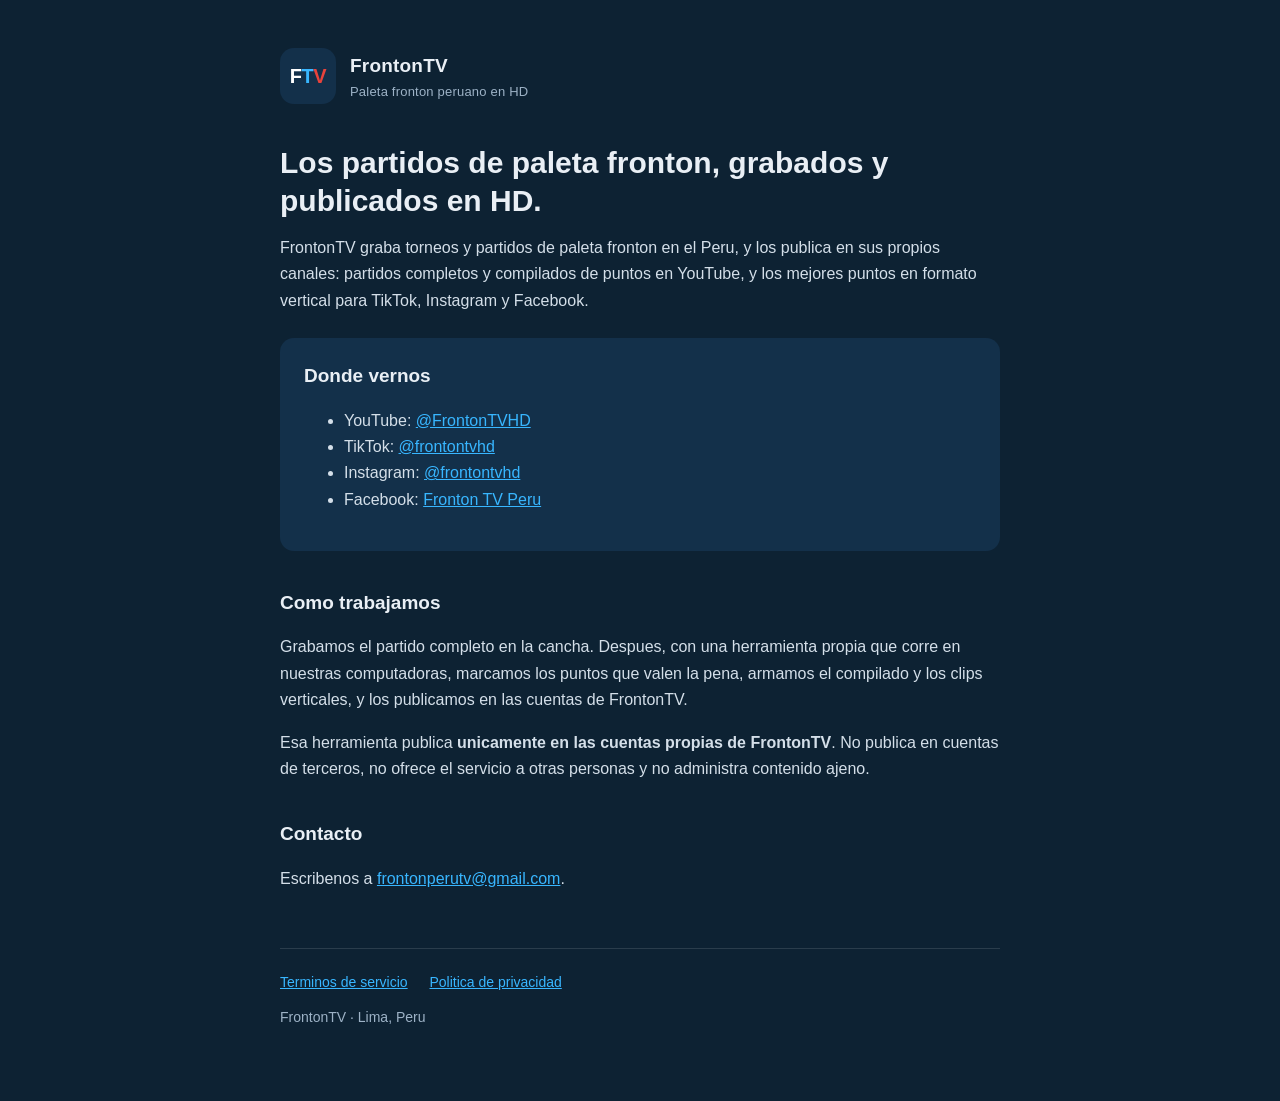
<file: index.html>
<!doctype html>
<html lang="es">
<head>
<meta charset="utf-8">
<meta name="viewport" content="width=device-width,initial-scale=1">
<title>FrontonTV — paleta fronton peruano en HD</title>
<meta name="description" content="FrontonTV graba y publica partidos de paleta fronton del Peru en YouTube, TikTok, Instagram y Facebook.">
<link rel="stylesheet" href="estilo.css">
</head>
<body>
<div class="marco">

  <header class="cabecera">
    <div class="logo"><span class="f">F</span><span class="t">T</span><span class="v">V</span></div>
    <div class="marca">FrontonTV<small>Paleta fronton peruano en HD</small></div>
  </header>

  <h1>Los partidos de paleta fronton, grabados y publicados en HD.</h1>
  <p>FrontonTV graba torneos y partidos de paleta fronton en el Peru, y los publica en
  sus propios canales: partidos completos y compilados de puntos en YouTube, y los
  mejores puntos en formato vertical para TikTok, Instagram y Facebook.</p>

  <div class="tarjeta">
    <h2 style="margin-top:0">Donde vernos</h2>
    <ul>
      <li>YouTube: <a href="https://www.youtube.com/@FrontonTVHD">@FrontonTVHD</a></li>
      <li>TikTok: <a href="https://www.tiktok.com/@frontontvhd">@frontontvhd</a></li>
      <li>Instagram: <a href="https://www.instagram.com/frontontvhd/">@frontontvhd</a></li>
      <li>Facebook: <a href="https://www.facebook.com/1065106713362630">Fronton TV Peru</a></li>
    </ul>
  </div>

  <h2>Como trabajamos</h2>
  <p>Grabamos el partido completo en la cancha. Despues, con una herramienta propia que
  corre en nuestras computadoras, marcamos los puntos que valen la pena, armamos el
  compilado y los clips verticales, y los publicamos en las cuentas de FrontonTV.</p>
  <p>Esa herramienta publica <strong>unicamente en las cuentas propias de FrontonTV</strong>.
  No publica en cuentas de terceros, no ofrece el servicio a otras personas y no
  administra contenido ajeno.</p>

  <h2>Contacto</h2>
  <p>Escribenos a <a href="mailto:frontonperutv@gmail.com">frontonperutv@gmail.com</a>.</p>

  <nav class="pie">
    <a href="terminos.html">Terminos de servicio</a>
    <a href="privacidad.html">Politica de privacidad</a>
    <div style="margin-top:12px">FrontonTV · Lima, Peru</div>
  </nav>

</div>
</body>
</html>
</file>
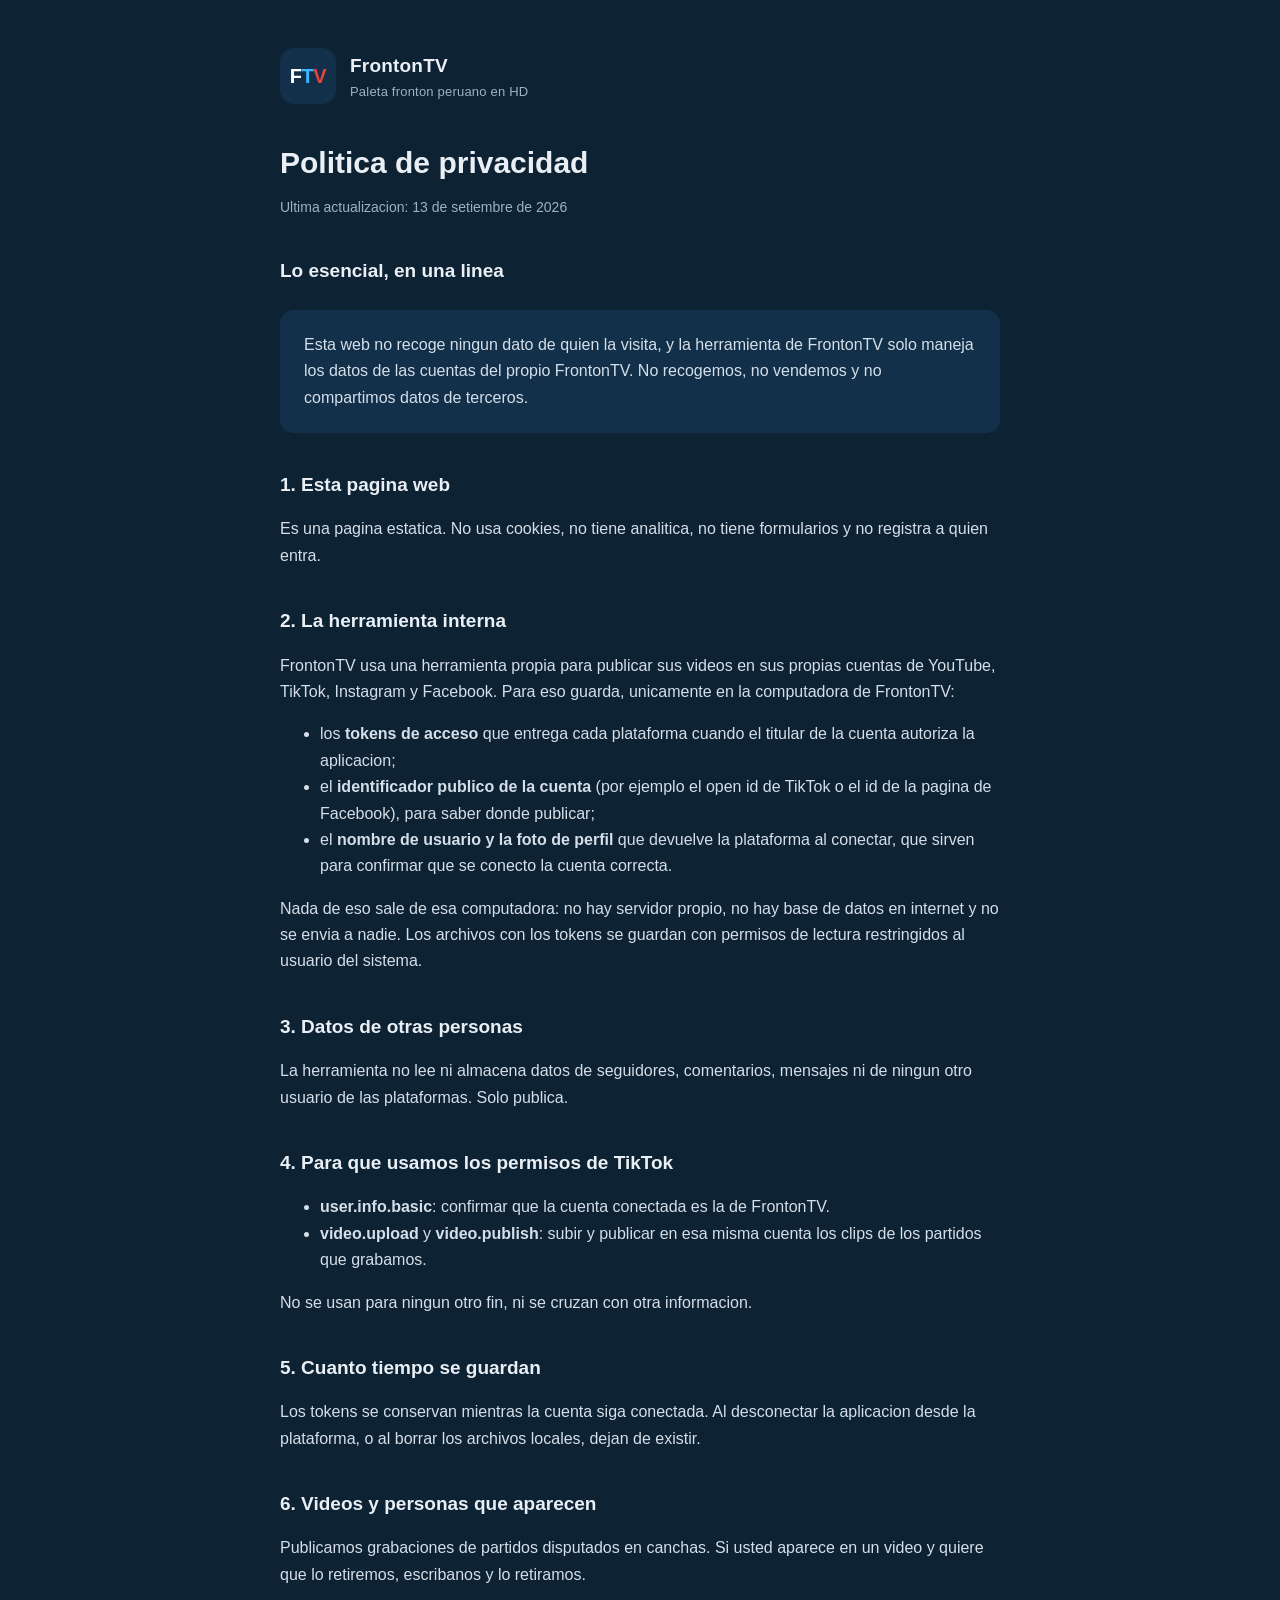
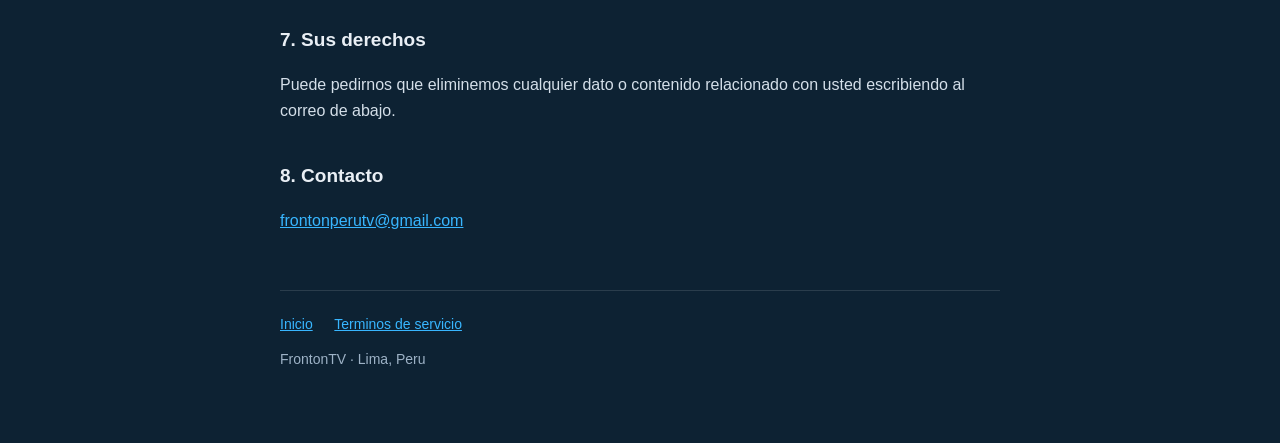
<file: privacidad.html>
<!doctype html>
<html lang="es">
<head>
<meta charset="utf-8">
<meta name="viewport" content="width=device-width,initial-scale=1">
<title>Politica de privacidad — FrontonTV</title>
<link rel="stylesheet" href="estilo.css">
</head>
<body>
<div class="marco">

  <header class="cabecera">
    <div class="logo"><span class="f">F</span><span class="t">T</span><span class="v">V</span></div>
    <div class="marca">FrontonTV<small>Paleta fronton peruano en HD</small></div>
  </header>

  <h1>Politica de privacidad</h1>
  <p class="fecha">Ultima actualizacion: 13 de setiembre de 2026</p>

  <h2>Lo esencial, en una linea</h2>
  <div class="tarjeta">
    <p style="margin:0">Esta web no recoge ningun dato de quien la visita, y la
    herramienta de FrontonTV solo maneja los datos de las cuentas del propio FrontonTV.
    No recogemos, no vendemos y no compartimos datos de terceros.</p>
  </div>

  <h2>1. Esta pagina web</h2>
  <p>Es una pagina estatica. No usa cookies, no tiene analitica, no tiene formularios y
  no registra a quien entra.</p>

  <h2>2. La herramienta interna</h2>
  <p>FrontonTV usa una herramienta propia para publicar sus videos en sus propias
  cuentas de YouTube, TikTok, Instagram y Facebook. Para eso guarda, unicamente en la
  computadora de FrontonTV:</p>
  <ul>
    <li>los <strong>tokens de acceso</strong> que entrega cada plataforma cuando el
    titular de la cuenta autoriza la aplicacion;</li>
    <li>el <strong>identificador publico de la cuenta</strong> (por ejemplo el open id
    de TikTok o el id de la pagina de Facebook), para saber donde publicar;</li>
    <li>el <strong>nombre de usuario y la foto de perfil</strong> que devuelve la
    plataforma al conectar, que sirven para confirmar que se conecto la cuenta correcta.</li>
  </ul>
  <p>Nada de eso sale de esa computadora: no hay servidor propio, no hay base de datos
  en internet y no se envia a nadie. Los archivos con los tokens se guardan con permisos
  de lectura restringidos al usuario del sistema.</p>

  <h2>3. Datos de otras personas</h2>
  <p>La herramienta no lee ni almacena datos de seguidores, comentarios, mensajes ni de
  ningun otro usuario de las plataformas. Solo publica.</p>

  <h2>4. Para que usamos los permisos de TikTok</h2>
  <ul>
    <li><strong>user.info.basic</strong>: confirmar que la cuenta conectada es la de
    FrontonTV.</li>
    <li><strong>video.upload</strong> y <strong>video.publish</strong>: subir y publicar
    en esa misma cuenta los clips de los partidos que grabamos.</li>
  </ul>
  <p>No se usan para ningun otro fin, ni se cruzan con otra informacion.</p>

  <h2>5. Cuanto tiempo se guardan</h2>
  <p>Los tokens se conservan mientras la cuenta siga conectada. Al desconectar la
  aplicacion desde la plataforma, o al borrar los archivos locales, dejan de existir.</p>

  <h2>6. Videos y personas que aparecen</h2>
  <p>Publicamos grabaciones de partidos disputados en canchas. Si usted aparece en un
  video y quiere que lo retiremos, escribanos y lo retiramos.</p>

  <h2>7. Sus derechos</h2>
  <p>Puede pedirnos que eliminemos cualquier dato o contenido relacionado con usted
  escribiendo al correo de abajo.</p>

  <h2>8. Contacto</h2>
  <p><a href="mailto:frontonperutv@gmail.com">frontonperutv@gmail.com</a></p>

  <nav class="pie">
    <a href="index.html">Inicio</a>
    <a href="terminos.html">Terminos de servicio</a>
    <div style="margin-top:12px">FrontonTV · Lima, Peru</div>
  </nav>

</div>
</body>
</html>
</file>
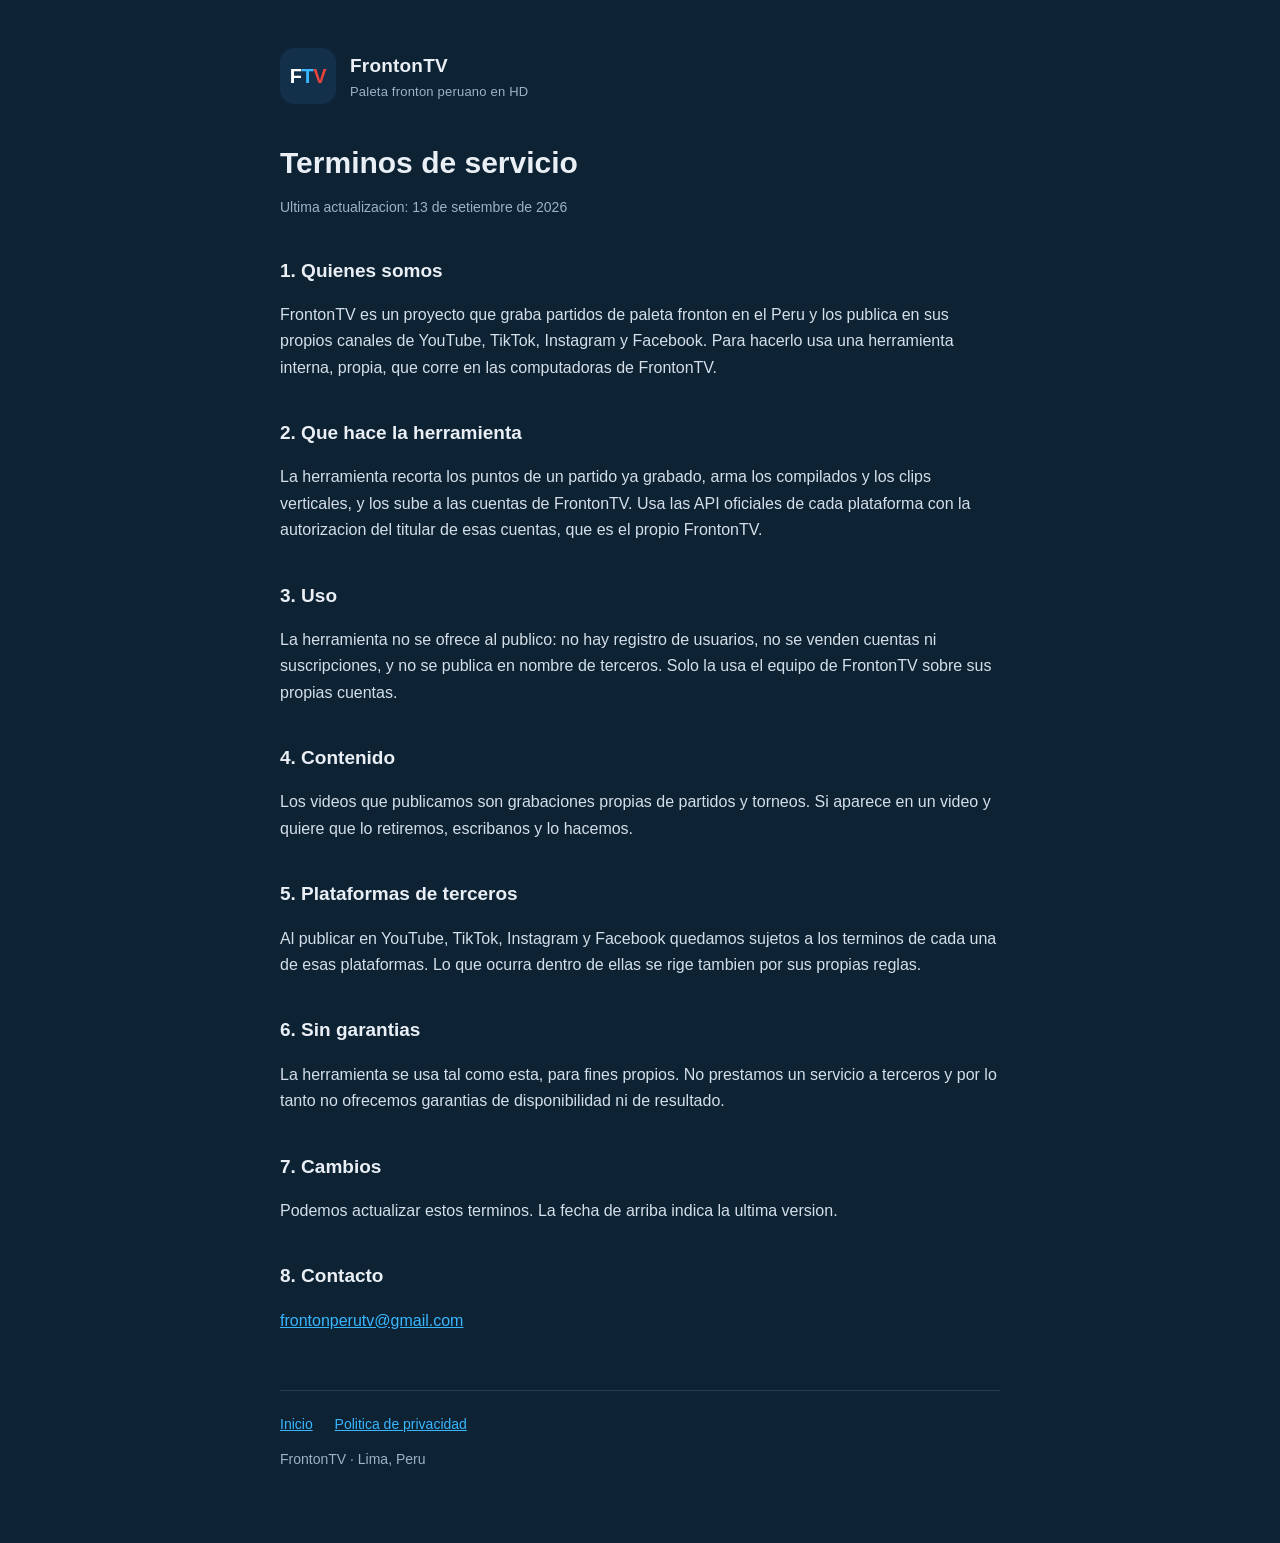
<file: terminos.html>
<!doctype html>
<html lang="es">
<head>
<meta charset="utf-8">
<meta name="viewport" content="width=device-width,initial-scale=1">
<title>Terminos de servicio — FrontonTV</title>
<link rel="stylesheet" href="estilo.css">
</head>
<body>
<div class="marco">

  <header class="cabecera">
    <div class="logo"><span class="f">F</span><span class="t">T</span><span class="v">V</span></div>
    <div class="marca">FrontonTV<small>Paleta fronton peruano en HD</small></div>
  </header>

  <h1>Terminos de servicio</h1>
  <p class="fecha">Ultima actualizacion: 13 de setiembre de 2026</p>

  <h2>1. Quienes somos</h2>
  <p>FrontonTV es un proyecto que graba partidos de paleta fronton en el Peru y los
  publica en sus propios canales de YouTube, TikTok, Instagram y Facebook. Para hacerlo
  usa una herramienta interna, propia, que corre en las computadoras de FrontonTV.</p>

  <h2>2. Que hace la herramienta</h2>
  <p>La herramienta recorta los puntos de un partido ya grabado, arma los compilados y
  los clips verticales, y los sube a las cuentas de FrontonTV. Usa las API oficiales de
  cada plataforma con la autorizacion del titular de esas cuentas, que es el propio
  FrontonTV.</p>

  <h2>3. Uso</h2>
  <p>La herramienta no se ofrece al publico: no hay registro de usuarios, no se venden
  cuentas ni suscripciones, y no se publica en nombre de terceros. Solo la usa el equipo
  de FrontonTV sobre sus propias cuentas.</p>

  <h2>4. Contenido</h2>
  <p>Los videos que publicamos son grabaciones propias de partidos y torneos. Si
  aparece en un video y quiere que lo retiremos, escribanos y lo hacemos.</p>

  <h2>5. Plataformas de terceros</h2>
  <p>Al publicar en YouTube, TikTok, Instagram y Facebook quedamos sujetos a los
  terminos de cada una de esas plataformas. Lo que ocurra dentro de ellas se rige
  tambien por sus propias reglas.</p>

  <h2>6. Sin garantias</h2>
  <p>La herramienta se usa tal como esta, para fines propios. No prestamos un servicio
  a terceros y por lo tanto no ofrecemos garantias de disponibilidad ni de resultado.</p>

  <h2>7. Cambios</h2>
  <p>Podemos actualizar estos terminos. La fecha de arriba indica la ultima version.</p>

  <h2>8. Contacto</h2>
  <p><a href="mailto:frontonperutv@gmail.com">frontonperutv@gmail.com</a></p>

  <nav class="pie">
    <a href="index.html">Inicio</a>
    <a href="privacidad.html">Politica de privacidad</a>
    <div style="margin-top:12px">FrontonTV · Lima, Peru</div>
  </nav>

</div>
</body>
</html>
</file>
<file: estilo.css>
:root{
  --fondo:#0d2233;
  --panel:#13304a;
  --texto:#e9eff5;
  --suave:#9db2c6;
  --azul:#38b6ff;
  --rojo:#e8433c;
}
*{box-sizing:border-box}
body{
  margin:0;
  background:var(--fondo);
  color:var(--texto);
  font:16px/1.65 -apple-system,BlinkMacSystemFont,"Segoe UI",Roboto,Helvetica,Arial,sans-serif;
}
.marco{max-width:760px;margin:0 auto;padding:48px 20px 72px}
header.cabecera{display:flex;align-items:center;gap:14px;margin-bottom:40px}
.logo{
  width:56px;height:56px;border-radius:14px;background:var(--panel);
  display:flex;align-items:center;justify-content:center;
  font-weight:800;font-size:20px;letter-spacing:-.5px;flex:none;
}
.logo .f{color:#fff}.logo .t{color:var(--azul)}.logo .v{color:var(--rojo)}
.marca{font-weight:700;font-size:19px;letter-spacing:.2px}
.marca small{display:block;font-weight:400;font-size:13px;color:var(--suave)}
h1{font-size:30px;line-height:1.25;margin:0 0 8px}
h2{font-size:19px;margin:36px 0 10px}
p,li{color:#d4dfe9}
a{color:var(--azul)}
.suave{color:var(--suave)}
.tarjeta{background:var(--panel);border-radius:14px;padding:22px 24px;margin:24px 0}
nav.pie{margin-top:56px;padding-top:22px;border-top:1px solid rgba(255,255,255,.12);font-size:14px;color:var(--suave)}
nav.pie a{margin-right:18px}
.fecha{font-size:14px;color:var(--suave);margin-bottom:28px}
@media (max-width:480px){.marco{padding:32px 16px 56px}h1{font-size:25px}}
</file>
